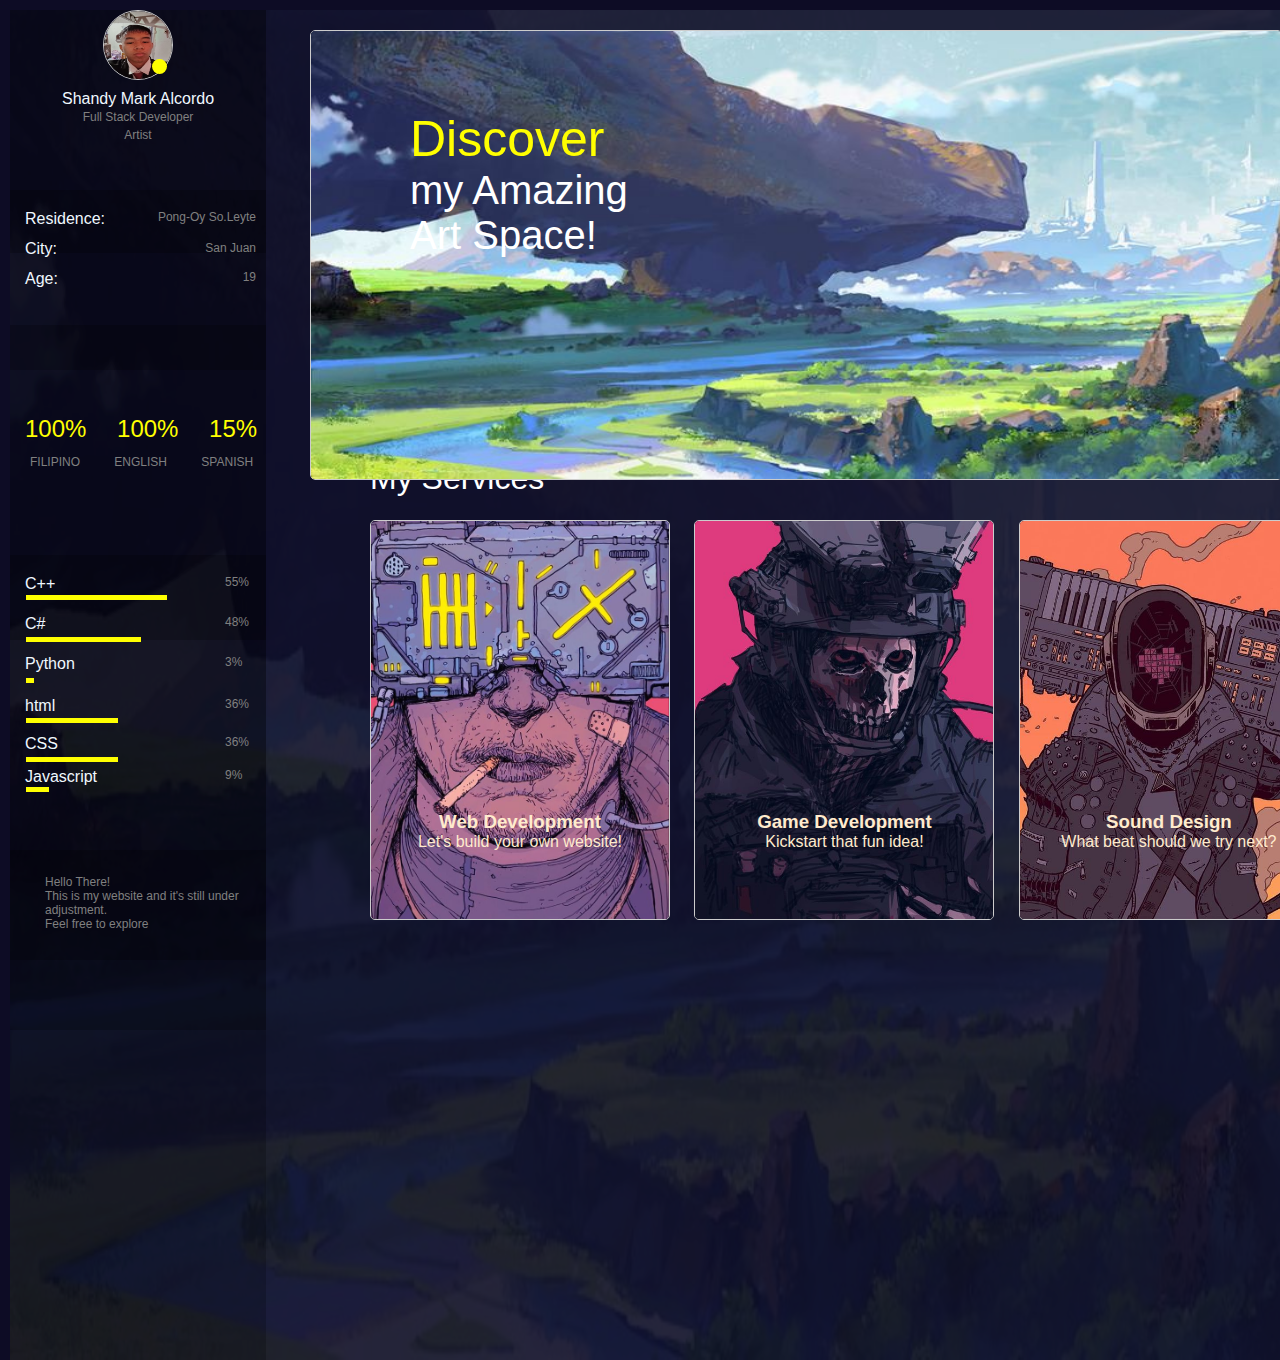
<file: index.html>
<!DOCTYPE html>
<html lang="en">
<head>
    <meta charset="UTF-8">
    <meta http-equiv="X-UA-Compatible" content="IE=edge">
    <meta name="viewport" content="width=device-width, initial-scale=1.0">
    <link href="style.css" rel="stylesheet"></link>
    <link rel="icon" href="Music.jpg" type="image/x-icon">
   

    <title>MyWeb</title>
</head>

<body>
    
       
    <div class="container">
        <img id="imgbkg" src="landscape.jpg">

  <div class="midtextcon">
    <p id="midtxt1">0+ </p>
    <p id="midtxt2">Years Experience</p>
    <p id="midtxt3">1 </p>
    <p id="midtxt4">Completed Projects</p>
    <p id="midtxt5">0 </p>
    <p id="midtxt6">Happy Customers</p>
    <p id="midtxt7">30+ </p>
    <p id="midtxt8">Honors and Awards</p>
   
    <p id="midtxt9">My Services</p>
  </div>
 

    <div class="sidebar">
      <div class="profilepic">
        <img id="pfp" src="ems.jpg">
        <div id="yellowtick"></div>
        <p id="name">Shandy Mark Alcordo</p>
        <p id="description">Full Stack Developer</p>
        <p id="description2">Artist</p>
         </div><!--profilep-->
         <div class="Information"> 
          <p id="a">Residence:</p>
          <p id="b">Pong-Oy So.Leyte</p>
          <p id="c">City:</p>
          <p id="d">San Juan</p>
          <p id="e">Age:</p>
          <p id="f">19</p>
         </div><!--information-->
         <div class="circularprogressbarcontainer">
         <!-- <p id="k">Language Mastery</p>-->
         
           
          <p id="l">100% 100% 15%</p>
        
       
          <div id="spacing">
          <p id="m">FILIPINO ENGLISH SPANISH </p>
          </div>
         </div><!--circularprogressbar-->
         <div class="linearprogressbar">
          <p id="n">C++ <span id="gray">55%</span> </p>
          <div id="linebar"></div>
          <p id="o">C# <span id="gray">48%</span> </p>
          <div id="linebar2"></div>
          <p id="p">Python<span id="gray">3%</span> </p>
          <div id="linebar3"></div>
          <p id="q">html<span id="gray">36%</span> </p>
          <div id="linebar4"></div>
          <p id="r">CSS<span id="gray">36%</span> </p>
          <div id="linebar5"></div>
          <p id="s">Javascript<span id="gray">9%</span> </p>
          <div id="linebar6"></div>
         </div>
         <div class="aboutprogressbar"> 
          <p id="t">Hello There!<br>This is my website and it's still under adjustment.<br>Feel free to explore</p>
         </div>
    </div>

    
        <div class="aside1">
       
            <img id="imgbkg1" src="landscape.jpg"> 
            <div id="asidecontent">
            <p id="g">Discover</p>
              <p id="h"> my Amazing</p>
              <p id="i"> Art Space!</p>
            <div id="asidebtncont">
            <a href="page1.html" class="aside-button">Commision Art</a>
            </div>
         </div>
        </div>
     
        <div class="card">
            
            <div class="card-image1"></div>
            <div class="card-content">
              <h3 id="cardtxt"> Web Development</h3>
              <p id="cardtxt">Let's build your own website!</p>
              <a href="page2.html"class="card-button">Hire</a>
            </div>
        
        </div>
          <div class="card">
            <div class="card-image2"></div>
            <div class="card-content">
              <h3 id="cardtxt">Game Development</h3>
              <p id="cardtxt">Kickstart that fun idea!</p>
              <a href="page3.html"class="card-button">Hire</a>
            </div>
          </div>
        
          <div class="card">
            <div class="card-image3"></div>
            <div class="card-content">
              <h3 id="cardtxt">Sound Design</h3>
               <p id="cardtxt">What beat should we try next?</p>
              <a href="page4.html" class="card-button">Hire</a>
        
            </div>
          </div>


   
    </div><!--container-->

</body>
</html>
</file>
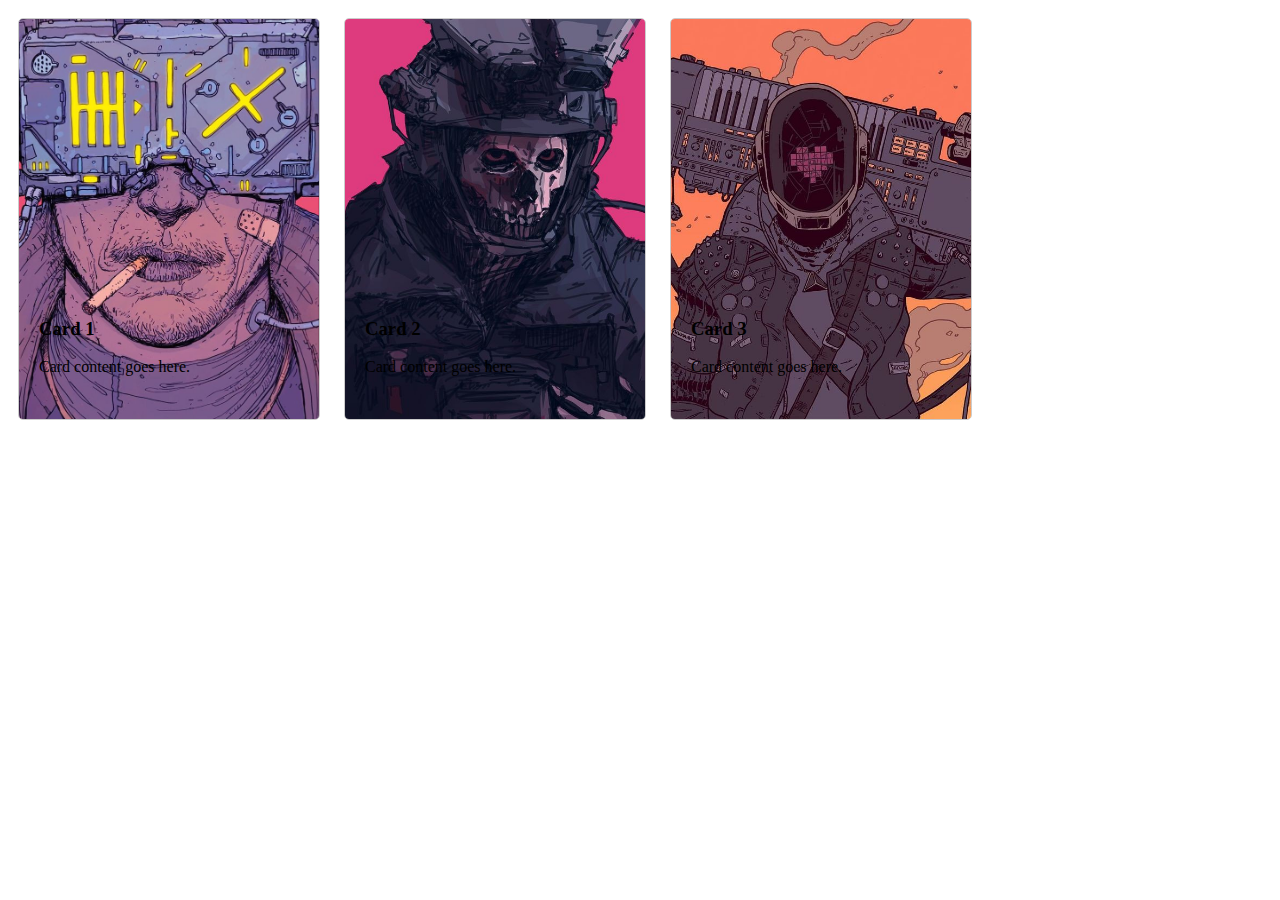
<file: card.html>
<!DOCTYPE html>
<html>
<head>
    <link href="card.css" rel="stylesheet">
    <title>Hover Cards</title>

</head>
<body>
  <div class="card">
    <div class="card-image1"></div>
    <div class="card-content">
      <h3>Card 1</h3>
      <p>Card content goes here.</p>
      <button class="card-button">Button 1</button>
    </div>
  </div>

  <div class="card">
    <div class="card-image2"></div>
    <div class="card-content">
      <h3>Card 2</h3>
      <p>Card content goes here.</p>
      <button class="card-button">Button 2</button>
    </div>
  </div>

  <div class="card">
    <div class="card-image3"></div>
    <div class="card-content">
      <h3>Card 3</h3>
      <p>Card content goes here.</p>
      <button class="card-button">Button 3</button>
    </div>
  </div>
</body>
</html>
</file>
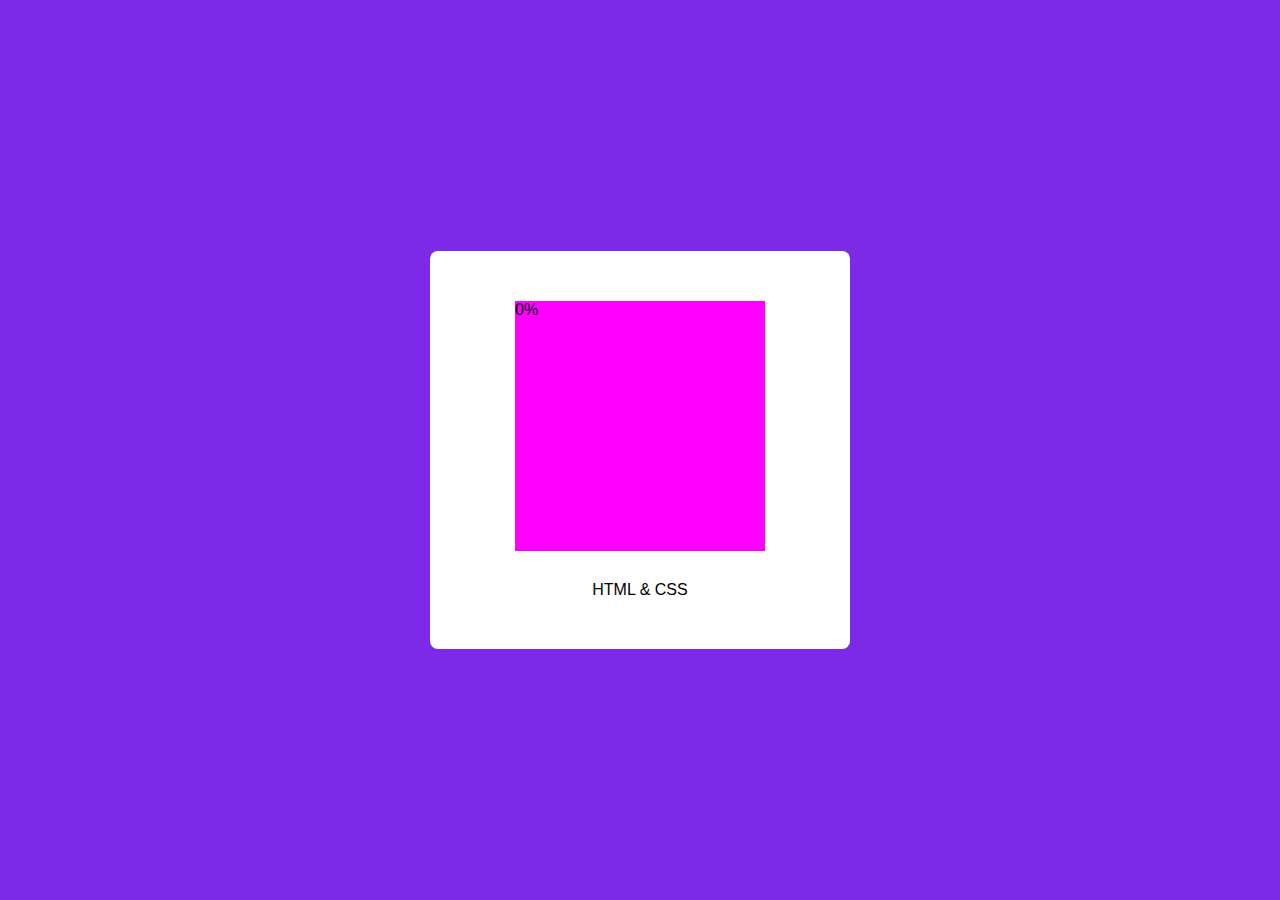
<file: circularprogressbar.html>
<!DOCTYPE html>
<html lang="en">
<head>
    <meta charset="UTF-8">
    <meta http-equiv="X-UA-Compatible" content="IE=edge">
    <meta name="viewport" content="width=device-width, initial-scale=1.0">
    <link href="circularprogressbar.css" rel="stylesheet">
    <title>Document</title>
</head>
<body>
    <div class="container">
    <div class="circular-progress">
        <span class="progress-value">0%</span>
    </div>
    <span class="text">HTML & CSS</span>
    </div>
</body>
</html>
</file>
<file: style.css>
*{
    margin:0px;
    padding:0px;
    box-sizing: border-box;
    font-family: Arial;
    background-color: rgb(13, 12, 37);
    
}
.container{
    
    margin:10px;
    width:100%;
    height:100vh;
    position:relative;
    margin-top: 10px;
    margin-bottom: 340px;
    margin-left: 10px;
    margin-right: 10px;

}

#midtxt1{
    color:yellow;
    font-size:xx-large;
    position: absolute;
    top:345px;  
    left:330px;
    background: none;
}
#midtxt2{
color:white;
position: absolute;
top:355px;
left:380px;
background: none;
}
#midtxt3{
    color:yellow;
    font-size:xx-large;
    position: absolute;
    top:345px;  
    left:610px;
    background: none;
}
#midtxt4{
color:white;
position: absolute;
top:355px;
left:640px;
background: none;
}
#midtxt5{
    color:yellow;
    font-size:xx-large;
    position: absolute;
    top:345px;  
    left:870px;
    background: none;
}
#midtxt6{
color:white;
position: absolute;
top:355px;
left:900px;
background: none;
}
#midtxt7{
    color:yellow;
    font-size:xx-large;
    position: absolute;
    top:345px;  
    left:1115px;
    background: none;
}
#midtxt8{
color:white;
position: absolute;
top:355px;
left:1180px;
background: none;
}
#midtxt9{
  font-size: xx-large;
  color:white;
  position: absolute;
  top:450px;
  left:360px;
  background: none;
  }

.sidebar{
    width:20%;
    height:150vh;
    background-color: rgba(0, 0, 0, 0.205);
    color: aliceblue;
    position:absolute;
   
}
.profilepic{
display:flex;
justify-content:center;
background-color: rgba(0, 0, 0, 0.205) ;
width:100%;
height:27vh;
position:absolute;



}
#pfp{
width:70px;
height:70px;
border-radius: 100%;
border: 1px solid #ccc;
position: absolute;
background: none;
}
#yellowtick{
height:15px;
width:15px;
background-color: yellow;
top:49px;
right:99px;
border-radius: 100%;
position:absolute;


}
#name{
font-size:medium ;
position:absolute;
background: none;
top:80px;

}
#description{
  
  position:absolute;
  top:100px;
  background: none;
  font-size:12px ;
  color:gray;
  
}
  
#description2{
  
  position:absolute;
  top:118px;
  background: none;
  font-size:12px ;
  color:gray;
}
.Information{
 
 position:absolute;
  background-color: rgba(0, 0, 0, 0.205) ;
  width:100%;
  height:20vh;
top:180px;

 

}
#a{
 
  font-size:medium ;
position:absolute;
background: none;
top:20px;
left:15px;



}
#b{
  display: flex;
position:absolute;
background: none;
right:10px;
top:20px;
  font-size:12px ;
  color:gray;


}
#c{
  display: flex;
  font-size:medium ;
position:absolute;
background: none;
top:50px;
left:15px;



}
#d{
  display: flex;
  font-size:medium ;
position:absolute;
background: none;
top:51px;
right:10px;
font-size:12px ;
color:gray;



}
#e{
  display: flex;
  font-size:medium ;
position:absolute;
background: none;
top:80px;
left:15px;


}
#f{
  display: flex;
  font-size:medium ;
position:absolute;
background: none;
top:80px;
right:10px;
font-size:12px ;
color:gray;

}

.circularprogressbarcontainer{
 
     position:absolute;
     background-color: rgba(0, 0, 0, 0.205) ;
     width:100%;
     height:35vh;
     top:315px;
   
} 
#k{
  display: flex;
  font-size:medium ;
position:absolute;
background: none;
top:15px;
left:70px;
} 
#l{
  display: flex;
  font-size:x-large ;
position:absolute;
background: none;
top:90px;
left:15px;
color:yellow;
word-spacing: 24px;
}
#m{
  display: flex;
  font-size:12px ;
  position:absolute;
  background: none;
  top:130px;
  left:20px;
  color: gray;

}

#spacing{
  word-spacing: 31px;
}


.linearprogressbar{

  position:absolute;
     background-color: rgba(0, 0, 0, 0.205) ;
     width:100%;
     height:45vh;
     top:545px;
     padding:10px ;
}

#linebar{
  width: 55%;
  height:5px;
  background-color: yellow;
  position:absolute;
  top:40px;
  left:16px;
  


 
}
#n{
  font-size:medium ;
position:absolute;
background: none;
top:20px;
left:15px;

}
#gray{
  color:gray;
  font-size:12px ;
  position:absolute;
  left:200px;
  background: none;
}
#o{
  font-size:medium ;
  position:absolute;
  background: none;
  top:60px;
  left:15px;
}
#linebar2{
  width: 45%;
  height:5px;
  background-color: yellow;
  position:absolute;
  top:82px;
  left:16px;
}
#p{
  font-size:medium ;
  position:absolute;
  background: none;
  top:100px;
  left:15px;
}
#linebar3{
  width: 3%;
  height:5px;
  background-color: yellow;
  position:absolute;
  top:123px;
  left:16px;
}
#q{
  font-size:medium ;
  position:absolute;
  background: none;
  top:142px;
  left:15px;
}
#linebar4{
  width: 36%;
  height:5px;
  background-color: yellow;
  position:absolute;
  top:163px;
  left:16px;
}
#r{
  font-size:medium ;
  position:absolute;
  background: none;
  top:180px;
  left:15px;
}
#linebar5{
  width: 36%;
  height:5px;
  background-color: yellow;
  position:absolute;
  top:202px;
  left:16px;
}
#s{
  font-size:medium ;
  position:absolute;
  background: none;
  top:213px;
  left:15px;
}
#linebar6{
  width: 9%;
  height:5px;
  background-color: yellow;
  position:absolute;
  top:232px;
  left:16px;
}

.aboutprogressbar{

  position:absolute;
     background-color: rgba(0, 0, 0, 0.205) ;
     width:100%;
     height:20vh;
     top:840px;
}
#t{
  display: flex;
  font-size:12px ;
  position:absolute;
  background: none;
  top:10px;
  left:20px;
  color: gray;
  padding:15px;
}
.aside1{
    width:76vw;
    height:50vh;
    background-color: rgba(0, 0, 0, 0.205);
    color:aliceblue;
    position: absolute;
    top:20px;
    left:300px;
    border-radius: 5px;

}
#imgbkg{
   
    width:100vw;
    height:150vh;
    color:aliceblue;
    position: absolute;
    opacity: 10%;

}
#imgbkg1{
    
    width:76vw;
    height:50vh;
    color:aliceblue;
    position: absolute;
    border: 1px solid #ccc;
    border-radius: 5px;
  

}
#g{
    position:relative;
    top:80px;
    left:100px;
    background: none;
    font-size: 50px;
    font-family:Verdana,  sans-serif;
    color:yellow;
    
    
}
#h{
  position:relative;
  top:80px;
  left:100px;
  background: none;
  font-size: 40px;
  font-family:Verdana,  sans-serif;
  color:white;
}
#i{
  position:relative;
  top:80px;
  left:100px;
  background: none;
  font-size: 40px;
  font-family:Verdana,  sans-serif;
  color:white;
}



  .card {
    display: inline-block;
    width: 300px;
    height: 400px;
    border: 1px solid #ccc;
    border-radius: 5px;
    margin: 10px;
    position: relative;
    overflow: hidden;
    transition: transform 0.3s;
    top:500px;
    left:350px;
  }
  
  .card:hover {
    transform: translateY(-10px);
  }
  
  .card-image1 {
      position:absolute;
      top:0;
      left:0;
    width: 100%;
    height: 100%;
    background: url('web.jpg') center/cover;
  }
  .card-image2 {
    position:absolute;
    top:0;
    left:0;
  width: 100%;
  height: 100%;
  background: url('gaming.jpg') center/cover;
}
.card-image3 {
    position:absolute;
    top:0;
    left:0;
  width: 100%;
  height: 100%;
  background: url('Music.jpg') center/cover;
}
  
  .card-content {
      position:relative;
      top:260px;
    padding: 20px;
    color:blanchedalmond;
    background: none;
  }
#cardtxt{
  position:relative;
  top: 10px;
  background: none;
  font-family: Arial, Helvetica, sans-serif;
  text-align: center;
}
  
  .card-button {
    display: none;
    position: absolute;
    bottom: -40px;
    left: 50%;
    transform: translateX(-50%);
    padding: 8px 16px;
    background-color: #f83b5a;
    border: none;
    color: #FFFFFF;
    font-size: 14px;
    border-radius: 4px;
    cursor: pointer;
    border: 1px solid #ccc;
    text-align: center;
  width:200px;
  text-decoration: none;

  
   
   
  }
  
  .card:hover .card-button {
    position: absolute;
    text-align: center;
    display: block;
  }

  
  .aside-button {
    display: none;
    position: absolute;
    bottom:10px;
    left: 50%;
    transform: translateX(-50%);
    padding: 8px 16px;
    background-color: #f83b5a;
    border: none;
    color: #FFFFFF;
    font-size: 14px;
    border-radius: 4px;
    cursor: pointer;
    border: 1px solid #ccc;
    text-align: center;
  width:200px;
  text-decoration: none;

   
  }

  .aside1:hover .aside-button{
  position: absolute;
    text-align: center;
    display: block;
   
}
.aside1{

  display:inline-block;
  overflow: hidden;
}
.aside1 img{
  transition:transform 0.3s ease;
}
.aside1:hover img{
  transform: scale(3);
}
</file>
<file: card.css>
.card {
    display: inline-block;
    width: 300px;
    height: 400px;
    border: 1px solid #ccc;
    border-radius: 5px;
    margin: 10px;
    position: relative;
    overflow: hidden;
    transition: transform 0.3s;
  }
  
  .card:hover {
    transform: translateY(-10px);
  }
  
  .card-image1 {
      position:absolute;
      top:0;
      left:0;
    width: 100%;
    height: 100%;
    background: url('web.jpg') center/cover;
  }
  .card-image2 {
    position:absolute;
    top:0;
    left:0;
  width: 100%;
  height: 100%;
  background: url('gaming.jpg') center/cover;
}
.card-image3 {
    position:absolute;
    top:0;
    left:0;
  width: 100%;
  height: 100%;
  background: url('Music.jpg') center/cover;
}
  
  .card-content {
      position:relative;
      top:260px;
    padding: 20px;
  }
  
  .card-button {
    display: none;
    position: absolute;
    bottom: 10px;
    left: 50%;
    transform: translateX(-50%);
  }
  
  .card:hover .card-button {
    display: block;
  }
</file>
<file: circularprogressbar.css>
*{
    font-family: 'Poppins', sans-serif;
    margin:0;
    padding:0;
    
}
body{
    height:100vh;
    display:flex;
    align-items: center;
    justify-content: center;
    background: #7d2ae8;
}
.container{
    display:flex;
    width:420px;
    padding:50px 0;
    border-radius:8px;
    background:#fff;
    row-gap: 30px;
    flex-direction: column;
    align-items:center;

}
.circular-progress{
    position:relative;
    height:250px;
    width:250px;
    background-color: #f0ff;
}
</file>
